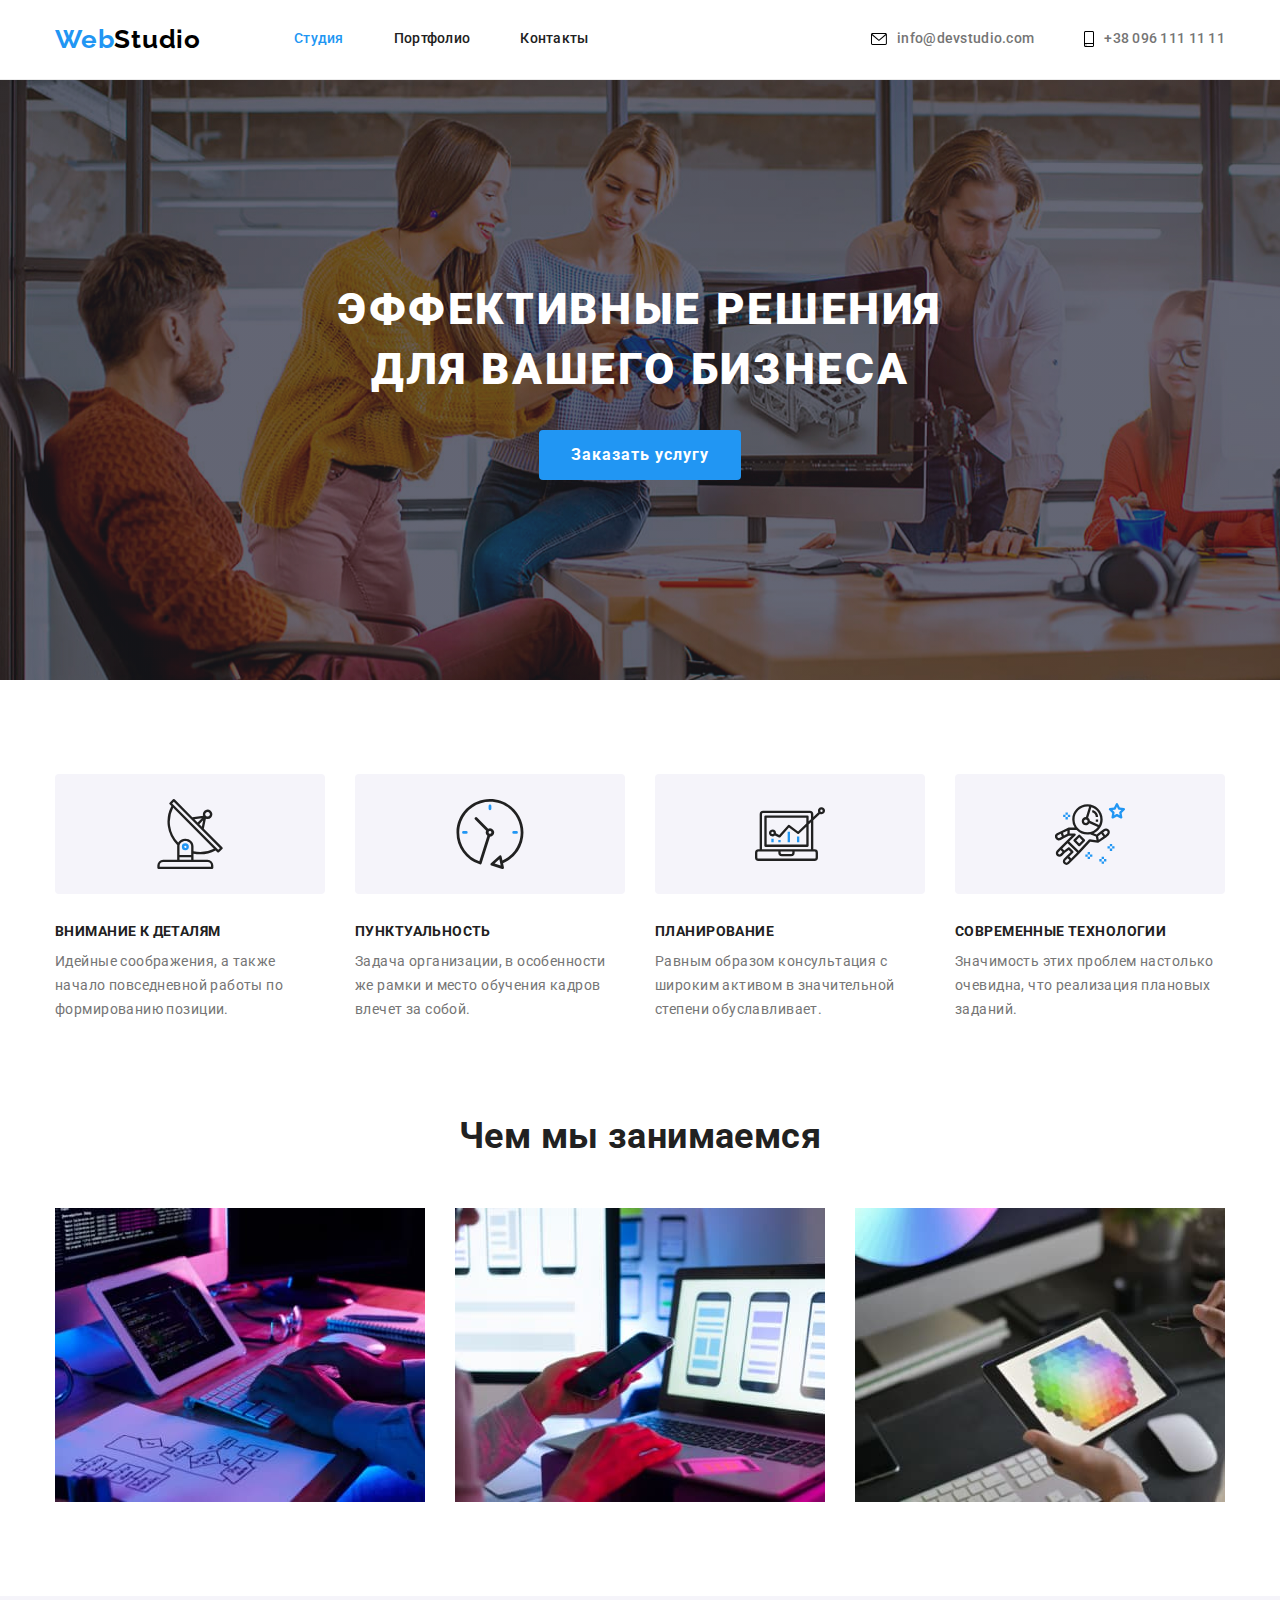
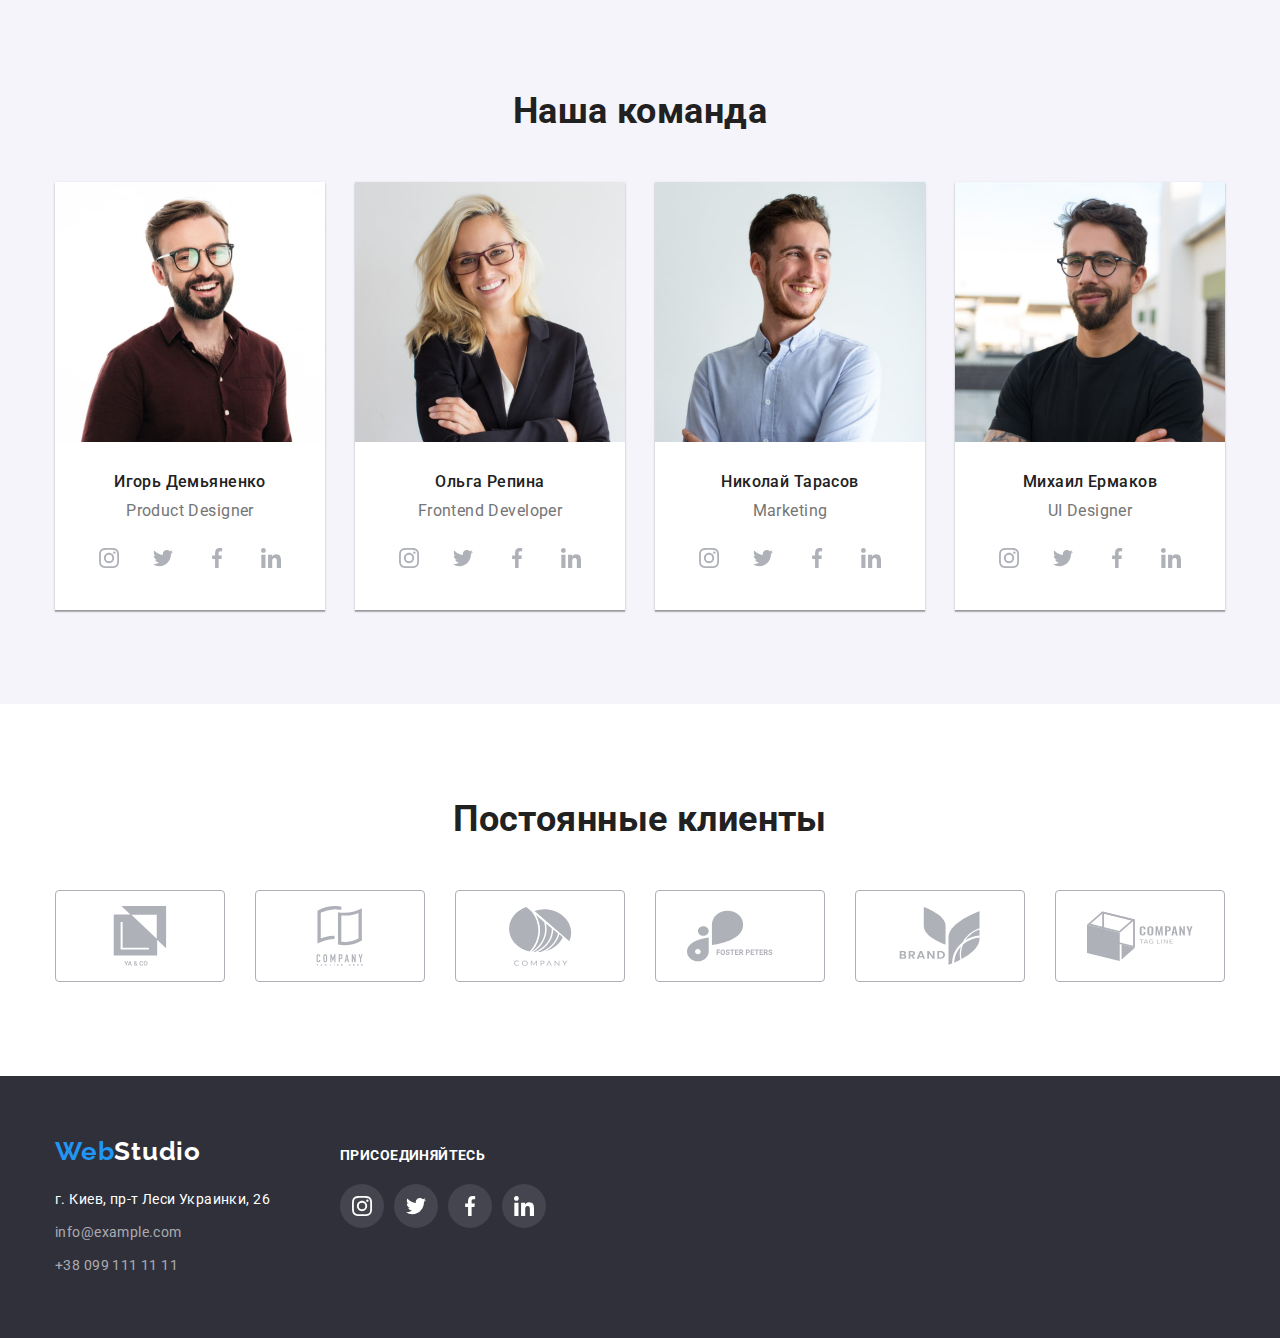
<file: index.html>
<!DOCTYPE html>
<html lang="ru">
  <head>
    <meta charset="UTF-8" />
    <meta http-equiv="X-UA-Compatible" content="IE=edge" />
    <meta name="viewport" content="width=device-width, initial-scale=1.0" />
    <title>Студия</title>

    <!-- ? подключаем шрифты -->
    <link rel="preconnect" href="https://fonts.googleapis.com" />
    <link rel="preconnect" href="https://fonts.gstatic.com" crossorigin />
    <link
      href="https://fonts.googleapis.com/css2?family=Raleway:wght@700&family=Roboto:wght@400;500;700;900&display=swap"
      rel="stylesheet"
    />

    <!-- ?подключаем нормализацию стилей -->
    <link
      rel="stylesheet"
      href="https://cdnjs.cloudflare.com/ajax/libs/modern-normalize/1.1.0/modern-normalize.css"
      integrity="sha512-Y0MM+V6ymRKN2zStTqzQ227DWhhp4Mzdo6gnlRnuaNCbc+YN/ZH0sBCLTM4M0oSy9c9VKiCvd4Jk44aCLrNS5Q=="
      crossorigin="anonymous"
      referrerpolicy="no-referrer"
    />
    <!-- ? подключаем css -->
    <link rel="stylesheet" href="./css/style.css" />
  </head>

  <body class="body">
    <!-- // header -->
    <header class="header">
      <div class="container">
        <nav class="navigation">
          <a href="./index.html" class="logo-link">Web<span class="logo-color">Studio</span></a>

          <ul class="pages-list list">
            <li class="item"><a href="./index.html" class="page-link current">Студия</a></li>
            <li class="item"><a href="./portfolio.html" class="page-link">Портфолио</a></li>
            <li class="item"><a href="" class="page-link">Контакты</a></li>
          </ul>
        </nav>

        <ul class="header-contacts list">
          <li class="item">
            <a href="mailto:info@devstudio.com" class="mail"
              ><svg class="icon-mail">
                <use href="./images/icons.svg#envelope"></use></svg
              >info@devstudio.com</a
            >
          </li>

          <li class="item">
            <a href="tel:+380961111111" class="phone"
              ><svg class="icon-phone">
                <use href="./images/icons.svg#smartphone"></use></svg
              >+38 096 111 11 11</a
            >
          </li>
        </ul>
      </div>
    </header>

    <!-- // main -->
    <main>
      <!-- / Секция "Герой"  -->
      <section class="hero">
        <div class="container">
          <h1 class="title">Эффективные решения для вашего бизнеса</h1>
          <button type="button" class="hero-button">Заказать услугу</button>
        </div>
      </section>
      <!-- / Секция "Преимущества работы с нами."-->
      <section class="features section">
        <div class="container">
          <h2 class="hidden">Преимущества работы с нами.</h2>
          <ul class="features-list list grid">
            <li class="item grid-item">
              <div class="icon-thumb">
                <svg class="features-icon">
                  <use href="./images/icons.svg#antenna"></use></svg>
              </div>
              <h3 class="features-title">Внимание к деталям</h3>
              <p>
                Идейные соображения, а также начало повседневной работы по формированию позиции.
              </p>
            </li>

            <li class="item grid-item">
              <div class="icon-thumb">
                <svg class="features-icon">
                  <use href="./images/icons.svg#clock"></use></svg>
              </div>
              <h3 class="features-title">Пунктуальность</h3>
              <p>
                Задача организации, в особенности же рамки и место обучения кадров влечет за собой.
              </p>
            </li>

            <li class="item grid-item">
              <div class="icon-thumb">
                <svg class="features-icon">
                  <use href="./images/icons.svg#diagram"></use></svg>
              </div>
              <h3 class="features-title">Планирование</h3>
              <p>
                Равным образом консультация с широким активом в значительной степени обуславливает.
              </p>
            </li>

            <li class="item grid-item">
              <div class="icon-thumb">
                <svg class="features-icon">
                  <use href="./images/icons.svg#astronaut"></use></svg>
              </div>
              <h3 class="features-title">Современные технологии</h3>
              <p>Значимость этих проблем настолько очевидна, что реализация плановых заданий.</p>
            </li>
          </ul>
        </div>
      </section>

      <!-- / Секция "Чем мы занимаемся" -->
      <section class="our-description">
        <div class="container">
          <h2 class="description-title">Чем мы занимаемся</h2>
          <ul class="description-list grid list">
            <li class="item grid-item">
              <img
                src="./images/img-index/logic.jpg"
                alt="разрабатываем логику проекта"
                width="370"
              />
            </li>

            <li class="item grid-item">
              <img
                src="./images/img-index/gadget.jpg"
                alt="разрабатываем адаптивный дизайн"
                width="370"
              />
            </li>

            <li class="item grid-item">
              <img
                src="./images/img-index/color.jpg"
                alt="подбираем сочитание цветов к вашей тематики"
                width="370"
              />
            </li>
          </ul>
        </div>
      </section>

      <!-- / Секция "Наша команда"-->
      <section class="team section">
        <div class="container">
          <h2 class="team-title">Наша команда</h2>

          <ul class="team-list list grid">
            <li class="team-member grid-item">
              <img
                src="./images/img-index/igor.jpg"
                alt="Ведущий специалист - Дизайнер"
                width="270"
              />
              <div class="person">
                <h3 class="name">Игорь Демьяненко</h3>
                <p lang="en" class="specialization">Product Designer</p>

                <ul class="social-links list">
                  <li class="item">
                    <a href="" class="social-link">
                      <svg class="icon-social"><use href="./images/icons.svg#instagram"></use></svg>
                    </a>
                  </li>
                  
                  <li class="item">
                    <a href="" class="social-link">
                      <svg class="icon-social"><use href="./images/icons.svg#twitter"></use></svg>
                    </a>
                  </li>
                  <li class="item">
                    <a href="" class="social-link">
                      <svg class="icon-social"><use href="./images/icons.svg#facebook"></use></svg>
                    </a>
                  </li>
                  <li class="item">
                    <a href="" class="social-link">
                      <svg class="icon-social"><use href="./images/icons.svg#linkedin"></use></svg>
                    </a>
                  </li>
                </ul>
              </div>
            </li>

            <li class="team-member grid-item">
              <img
                src="./images/img-index/olha.jpg"
                alt="Ведущий специалист - Разработчик"
                width="270"
              />
              <div class="person">
                <h3 class="name">Ольга Репина</h3>
                <p lang="en" class="specialization">Frontend Developer</p>
                <ul class="social-links list">
                  <li class="item">
                    <a href="" class="social-link">
                      <svg class="icon-social"><use href="./images/icons.svg#instagram"></use></svg>
                    </a>
                  </li>
                  
                  <li class="item">
                    <a href="" class="social-link">
                      <svg class="icon-social"><use href="./images/icons.svg#twitter"></use></svg>
                    </a>
                  </li>
                  <li class="item">
                    <a href="" class="social-link">
                      <svg class="icon-social"><use href="./images/icons.svg#facebook"></use></svg>
                    </a>
                  </li>
                  <li class="item">
                    <a href="" class="social-link">
                      <svg class="icon-social"><use href="./images/icons.svg#linkedin"></use></svg>
                    </a>
                  </li>
                </ul>
              </div>
            </li>

            <li class="team-member grid-item">
              <img
                src="./images/img-index/nikolai.jpg"
                alt="Специалист по маркетингу"
                width="270"
              />
              <div class="person">
                <h3 class="name">Николай Тарасов</h3>
                <p lang="en" class="specialization">Marketing</p>
                <ul class="social-links list">
                  <li class="item">
                    <a href="" class="social-link">
                      <svg class="icon-social"><use href="./images/icons.svg#instagram"></use></svg>
                    </a>
                  </li>
                  
                  <li class="item">
                    <a href="" class="social-link">
                      <svg class="icon-social"><use href="./images/icons.svg#twitter"></use></svg>
                    </a>
                  </li>
                  <li class="item">
                    <a href="" class="social-link">
                      <svg class="icon-social"><use href="./images/icons.svg#facebook"></use></svg>
                    </a>
                  </li>
                  <li class="item">
                    <a href="" class="social-link">
                      <svg class="icon-social"><use href="./images/icons.svg#linkedin"></use></svg>
                    </a>
                  </li>
                </ul>
              </div>
            </li>

            <li class="team-member grid-item">
              <img
                src="./images/img-index/mikhail.jpg"
                alt="Ведущий специалист - Дизайнер"
                width="270"
              />
              <div class="person">
                <h3 class="name">Михаил Ермаков</h3>
                <p lang="en" class="specialization">UI Designer</p>
                <ul class="social-links list">
                  <li class="item">
                    <a href="" class="social-link" target="_blank" rel="noopener noreferrer" aria-label="instagram">
                      <svg class="icon-social"><use href="./images/icons.svg#instagram"></use></svg>
                    </a>
                  </li>
                  
                  <li class="item">
                    <a href="" class="social-link" target="_blank" rel="noopener noreferrer" aria-label="twitter">
                      <svg class="icon-social"><use href="./images/icons.svg#twitter"></use></svg>
                    </a>
                  </li>
                  <li class="item">
                    <a href="" class="social-link" target="_blank" rel="noopener noreferrer" aria-label="facebook">
                      <svg class="icon-social"><use href="./images/icons.svg#facebook"></use></svg>
                    </a>
                  </li>
                  <li class="item">
                    <a href="" class="social-link" target="_blank" rel="noopener noreferrer" aria-label="linkedin">
                      <svg class="icon-social"><use href="./images/icons.svg#linkedin"></use></svg>
                    </a>
                  </li>
                </ul>
              </div>
            </li>
          </ul>
        </div>
      </section>

      <!-- / Секция "Постоянные клиенты"-->
      <section class="customer section">
        <div class="container">
          <h2 class="customer-title">Постоянные клиенты</h2>
<ul class="customer-list list">
  <li class="item">
    <a href="" class="customer-link" target="_blank" rel="noopener noreferrer" aria-label="linkedin">
    <svg class="icon-customer">
      <use href="./images/icons.svg#group1"></use>
    </svg>
  </a>
  </li>
  <li class="item">
    <a href="" class="customer-link" target="_blank" rel="noopener noreferrer" aria-label="linkedin">
      <svg class="icon-customer">
        <use href="./images/icons.svg#group2"></use>
      </svg>
    </a>
  </li>
  <li class="item">
    <a href="" class="customer-link" target="_blank" rel="noopener noreferrer" aria-label="linkedin">
      <svg class="icon-customer">
        <use href="./images/icons.svg#group3"></use>
      </svg>
    </a>
  </li>
  <li class="item">
    <a href="" class="customer-link" target="_blank" rel="noopener noreferrer" aria-label="linkedin">
      <svg class="icon-customer">
        <use href="./images/icons.svg#group4"></use>
      </svg>
    </a>
  </li>
  <li class="item">
    <a href="" class="customer-link" target="_blank" rel="noopener noreferrer" aria-label="linkedin">
      <svg class="icon-customer">
        <use href="./images/icons.svg#group5"></use>
      </svg>
    </a>
  </li>
  <li class="item">
    <a href="" class="customer-link" target="_blank" rel="noopener noreferrer" aria-label="linkedin">
      <svg class="icon-customer">
        <use href="./images/icons.svg#group6"></use>
      </svg>
    </a>
  </li>
</ul>
        </div>
      </section>
    </main>

    <!-- // footer -->
    <footer class="footer">
      <div class="container">
        <div class="section-contacts">
          <a href="./index.html" class="logo-link">Web<span class="logo-color">Studio</span></a>

        <address class="footer-adress">
          <p class="place">г. Киев, пр-т Леси Украинки, 26</p>

          <ul class="footer-contacts list">
            <li class="item">
              <a href="mailto:info@example.com" class="mail">info@example.com</a>
            </li>
            <li class="item"><a href="tel:+380991111111" class="phone">+38 099 111 11 11</a></li>
          </ul>
        </address>
        </div>

        <div class="section-links">
          <h2 class="join-title">Присоединяйтесь</h2>
                 <ul class="social-links list">
                  <li class="item">
                    <a href="" class="social-link" target="_blank" rel="noopener noreferrer" aria-label="instagram">
                      <svg class="icon-social"><use href="./images/icons.svg#instagram"></use></svg>
                    </a>
                  </li>
                  
                  <li class="item">
                    <a href="" class="social-link" target="_blank" rel="noopener noreferrer" aria-label="twitter">
                      <svg class="icon-social"><use href="./images/icons.svg#twitter"></use></svg>
                    </a>
                  </li>
                  <li class="item">
                    <a href="" class="social-link" target="_blank" rel="noopener noreferrer" aria-label="facebook">
                      <svg class="icon-social"><use href="./images/icons.svg#facebook"></use></svg>
                    </a>
                  </li>
                  <li class="item">
                    <a href="" class="social-link" target="_blank" rel="noopener noreferrer" aria-label="linkedin">
                      <svg class="icon-social"><use href="./images/icons.svg#linkedin"></use></svg>
                    </a>
                  </li>
                </ul>
        </div>
      </div>
    </footer>
  </body>
</html>
</file>
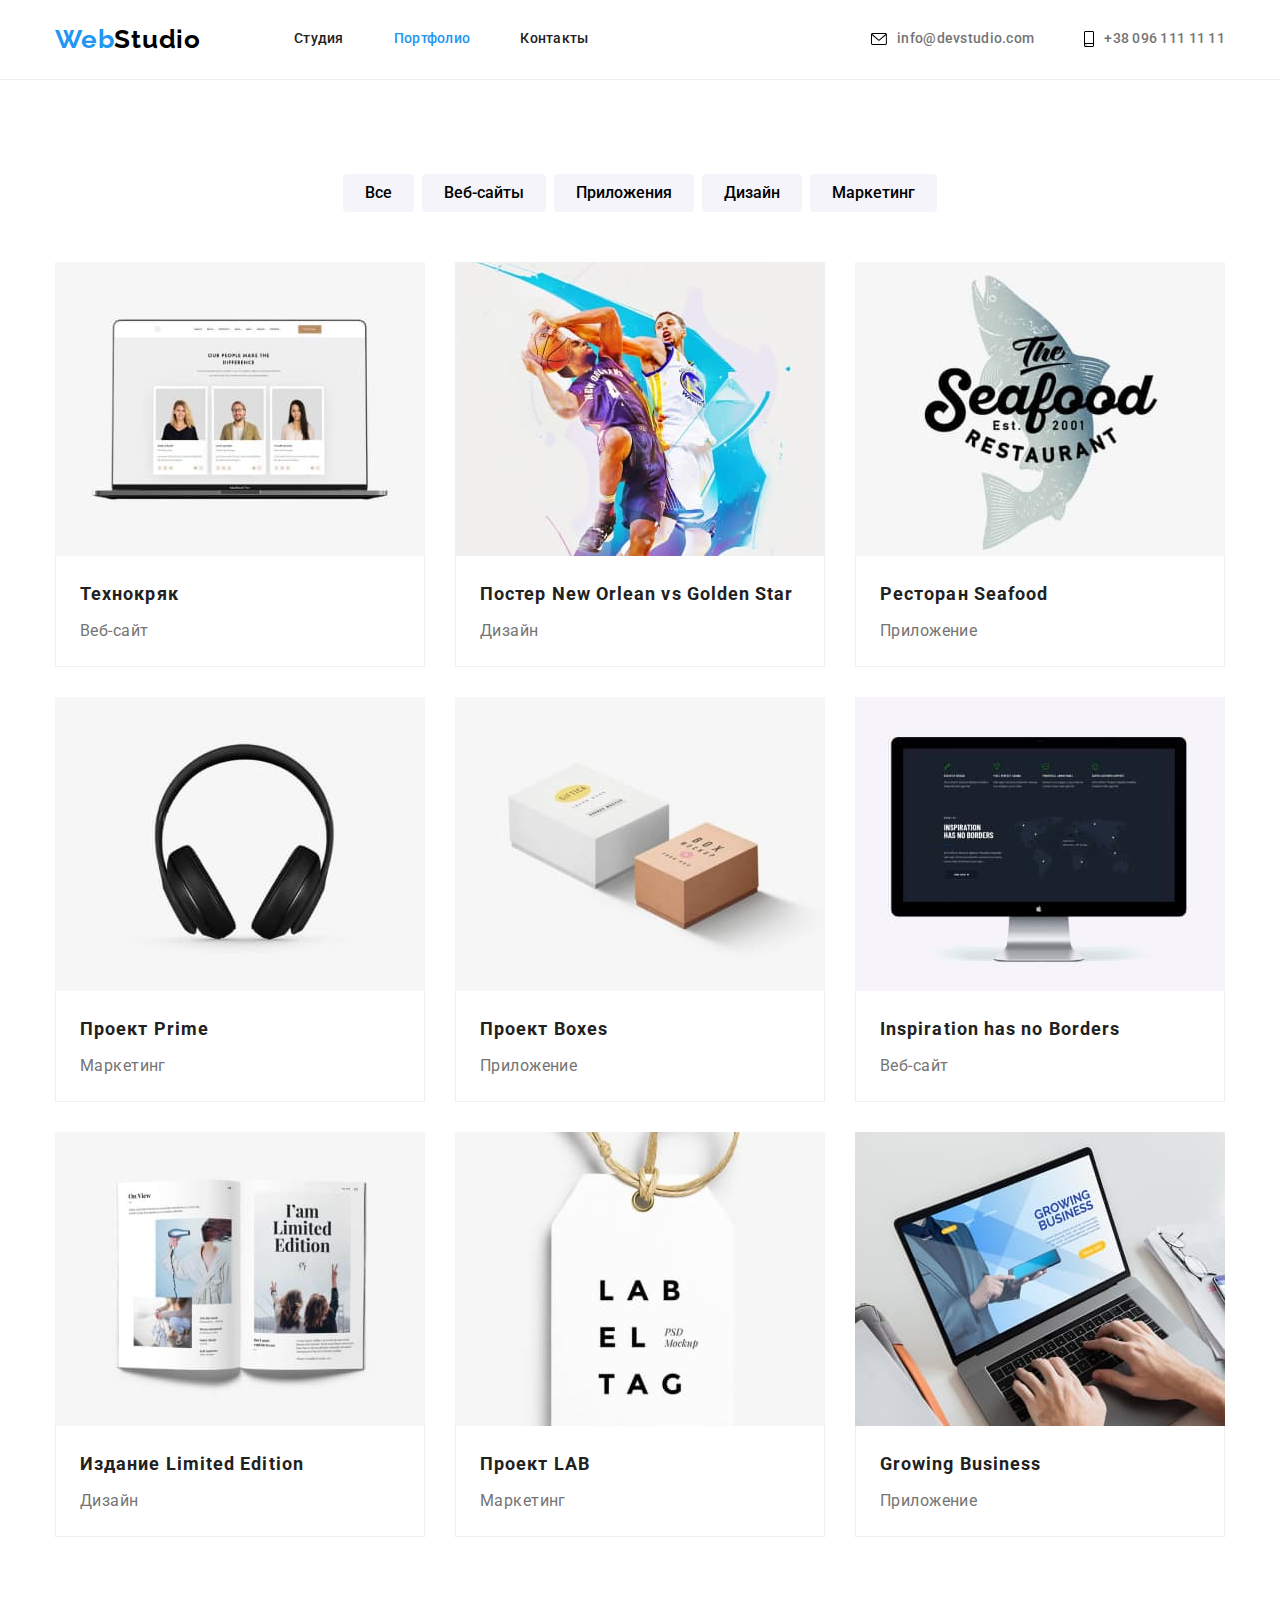
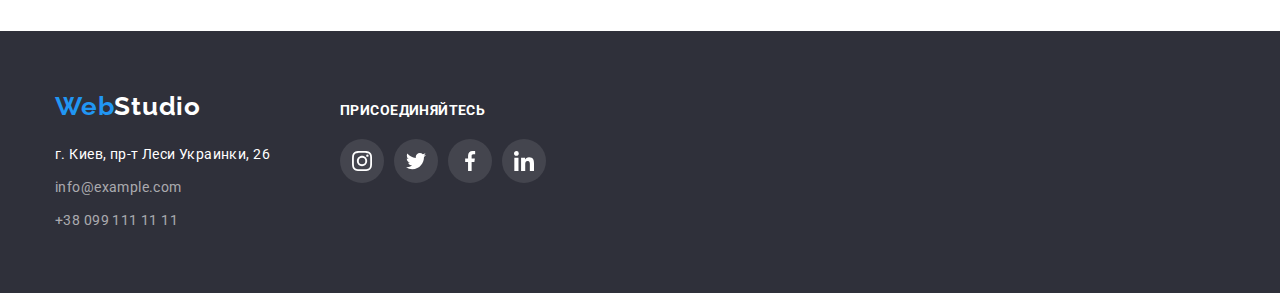
<file: portfolio.html>
<!DOCTYPE html>
<html lang="ru">
  <head>
    <meta charset="UTF-8" />
    <meta http-equiv="X-UA-Compatible" content="IE=edge" />
    <meta name="viewport" content="width=device-width, initial-scale=1.0" />
    <title>Студия</title>
    <!-- ? подключаем шрифты -->
    <link rel="preconnect" href="https://fonts.googleapis.com" />
    <link rel="preconnect" href="https://fonts.gstatic.com" crossorigin />
    <link
      href="https://fonts.googleapis.com/css2?family=Raleway:wght@700&family=Roboto:wght@400;500;700;900&display=swap"
      rel="stylesheet"/>

    <!-- ?подключаем нормализацию стилей -->
    <link
      rel="stylesheet"
      href="https://cdnjs.cloudflare.com/ajax/libs/modern-normalize/1.1.0/modern-normalize.css"
      integrity="sha512-Y0MM+V6ymRKN2zStTqzQ227DWhhp4Mzdo6gnlRnuaNCbc+YN/ZH0sBCLTM4M0oSy9c9VKiCvd4Jk44aCLrNS5Q=="
      crossorigin="anonymous"
      referrerpolicy="no-referrer"/>

    <!-- ? подключаем css -->
    <link rel="stylesheet" href="./css/style.css" />
  </head>

  <body class="body">
    <!-- // header -->
    <header class="header">
      <div class="container">
        <nav class="navigation">
          <a href="./index.html" class="logo-link">Web<span class="logo-color">Studio</span></a>

          <ul class="pages-list list">
            <li class="item"><a href="./index.html" class="page-link">Студия</a></li>
            <li class="item"><a href="./portfolio.html" class="page-link current">Портфолио</a></li>
            <li class="item"><a href="" class="page-link">Контакты</a></li>
          </ul>
        </nav>

        <ul class="header-contacts list">
          <li class="item">
            <a href="mailto:info@devstudio.com" class="mail"
              ><svg class="icon-mail">
                <use href="./images/icons.svg#envelope"></use></svg
              >info@devstudio.com</a
            >
          </li>

          <li class="item">
            <a href="tel:+380961111111" class="phone"
              ><svg class="icon-phone">
                <use href="./images/icons.svg#smartphone"></use></svg
              >+38 096 111 11 11</a
            >
          </li>
        </ul>
      </div>
    </header>

    <!-- // main -->
    <main>
      <!-- / Секция "наши проекты" -->
      <section class="portfolio section">
        <div class="container">
          <h1 class="hidden">Наши проекты</h1>

          <ul class="filter-list list">
            <li class="btn-item">
              <button type="button" class="filter-button ch">Все</button>
            </li>
            <li class="btn-item">
              <button type="button" class="filter-button">Веб-сайты</button>
            </li>
            <li class="btn-item">
              <button type="button" class="filter-button">Приложения</button>
            </li>
            <li class="btn-item">
              <button type="button" class="filter-button">Дизайн</button>
            </li>
            <li class="btn-item">
              <button type="button" class="filter-button">Маркетинг</button>
            </li>
          </ul>

          <ul class="portfolio-list list grid">
            <li class="portfolio-card grid-item">
              <a href="" class="portfolio-link">
                <img
                  src="./images/img-portfolio/tehnocrack.jpg"
                  alt="сотрудники компании Технокряк на мониторе ноутбука"
                  width="370"
                />
                <div class="card-description">
                  <h2 class="title">Технокряк</h2>
                  <p>Веб-сайт</p>
                </div>
              </a>
            </li>

            <li class="portfolio-card grid-item">
              <a href="" class="portfolio-link">
                <img
                  src="./images/img-portfolio/poster.jpg"
                  alt="постер баскетбольного матча команд New Orlean vs Golden Star"
                  width="370"
                />
                <div class="card-description">
                  <h2 class="title">Постер <span lang="en">New Orlean vs Golden Star</span></h2>
                  <p>Дизайн</p>
                </div>
              </a>
            </li>

            <li class="portfolio-card grid-item">
              <a href="" class="portfolio-link">
                <img
                  src="./images/img-portfolio/restaurant.jpg"
                  alt="Логотип ресторана Seafood"
                  width="370"
                />
                <div class="card-description">
                  <h2 class="title">Ресторан <span lang="en">Seafood</span></h2>
                  <p>Приложение</p>
                </div>
              </a>
            </li>

            <li class="portfolio-card grid-item">
              <a href="" class="portfolio-link">
                <img
                  src="./images/img-portfolio/project-prime.jpg"
                  alt="Картинка - наушники"
                  width="370"
                />
                <div class="card-description">
                  <h2 class="title">Проект <span lang="en">Prime</span></h2>
                  <p>Маркетинг</p>
                </div>
              </a>
            </li>

            <li class="portfolio-card grid-item">
              <a href="" class="portfolio-link">
                <img
                  src="./images/img-portfolio/project-boxes.jpg"
                  alt="картинка с коробками"
                  width="370"
                />
                <div class="card-description">
                  <h2 class="title">Проект Boxes</h2>
                  <p>Приложение</p>
                </div>
              </a>
            </li>

            <li class="portfolio-card grid-item">
              <a href="" class="portfolio-link">
                <img
                  src="./images/img-portfolio/inspiration.jpg"
                  alt="картинка монитора с графиком"
                  width="370"
                />
                <div class="card-description">
                  <h2 class="title" lang="en">Inspiration has no Borders</h2>
                  <p>Веб-сайт</p>
                </div>
              </a>
            </li>

            <li class="portfolio-card grid-item">
              <a href="" class="portfolio-link">
                <img
                  src="./images/img-portfolio/limited-edition.jpg"
                  alt="картинка развернутой книги"
                  width="370"
                />
                <div class="card-description">
                  <h2 class="title">Издание <span lang="en">Limited Edition</span></h2>
                  <p>Дизайн</p>
                </div>
              </a>
            </li>

            <li class="portfolio-card grid-item">
              <a href="" class="portfolio-link">
                <img
                  src="./images/img-portfolio/project-lab.jpg"
                  alt="бирка компании Lab"
                  width="370"
                />
                <div class="card-description">
                  <h2 class="title">Проект <span lang="en">LAB</span></h2>
                  <p>Маркетинг</p>
                </div>
              </a>
            </li>

            <li class="portfolio-card grid-item">
              <a href="" class="portfolio-link">
                <img
                  src="./images/img-portfolio/growing-business.jpg"
                  alt="на картинке ноутбук с открытым сайтом"
                  width="370"
                />
                <div class="card-description">
                  <h2 class="title" lang="en">Growing Business</h2>
                  <p>Приложение</p>
                </div>
              </a>
            </li>
          </ul>
        </div>
      </section>
    </main>

    <!-- // footer -->
    <footer class="footer">
      <div class="container">
        <div class="section-contacts">
          <a href="./index.html" class="logo-link">Web<span class="logo-color">Studio</span></a>

        <address class="footer-adress">
          <p class="place">г. Киев, пр-т Леси Украинки, 26</p>

          <ul class="footer-contacts list">
            <li class="item">
              <a href="mailto:info@example.com" class="mail">info@example.com</a>
            </li>
            <li class="item"><a href="tel:+380991111111" class="phone">+38 099 111 11 11</a></li>
          </ul>
        </address>
        </div>

        <div class="section-links">
          <h2 class="join-title">Присоединяйтесь</h2>
                 <ul class="social-links list">
                  <li class="item">
                    <a href="" class="social-link" target="_blank" rel="noopener noreferrer" aria-label="instagram">
                      <svg class="icon-social"><use href="./images/icons.svg#instagram"></use></svg>
                    </a>
                  </li>
                  
                  <li class="item">
                    <a href="" class="social-link" target="_blank" rel="noopener noreferrer" aria-label="twitter">
                      <svg class="icon-social"><use href="./images/icons.svg#twitter"></use></svg>
                    </a>
                  </li>
                  <li class="item">
                    <a href="" class="social-link" target="_blank" rel="noopener noreferrer" aria-label="facebook">
                      <svg class="icon-social"><use href="./images/icons.svg#facebook"></use></svg>
                    </a>
                  </li>
                  <li class="item">
                    <a href="" class="social-link" target="_blank" rel="noopener noreferrer" aria-label="linkedin">
                      <svg class="icon-social"><use href="./images/icons.svg#linkedin"></use></svg>
                    </a>
                  </li>
                </ul>
        </div>
      </div>
    </footer>
  </body>
</html>
</file>
<file: css/style.css>
/* /все основные цвета в проекте */
:root {
  --text-footer-primary: #ffffff;
  --text-footer-secondary: rgba(255, 255, 255, 0.6);

  --text-main-primary: #212121;
  --text-main-secondary: #757575;

  --text-accent-primary: #2196f3;
  --text-accent-secondary: #fff;

  --text-footer-logo: #ffffff;
  --text-header-logo: #000000;

  --background-main: #fff;
  --background-footer: #2f303a;
  --background-hero: #c4c4c4;
  --background-team: #f5f4fa;
  --background-hero-button: #2196f3;
  --background-hover-hero-button: #188ce8;
  --main-hover-color: #2196f3;
  --background-member-card: #fff;

  --border-color: #ececec;

  --svg-color: #afb1b8;

  /* / цвета для страницы портфолио */
  --portfolio-button-background: #f5f4fa;
  --portfolio-card-border: #eeeeee;
  --portfolio-card-background: #fff;

  /* /переменные для создания сетки */
  --indent: 30px;
  --quantity-items: 3;
}
.body {
  font-family: 'Roboto', sans-serif;
  font-size: 14px;
  line-height: 1.71;
  letter-spacing: 0.03em;
  color: var(--text-main-secondary);
  font-family: 'Roboto', 'Segoe UI', Tahoma, Geneva, Verdana, sans-serif;
  background-color: var(--background-main);
}

/* /скрывает заголовки секций */
.hidden {
  position: absolute;
  white-space: nowrap;
  width: 1px;
  height: 1px;
  overflow: hidden;
  border: 0;
  padding: 0;
  clip: rect(0 0 0 0);
  clip-path: inset(50%);
  margin: -1px;
}

/* /сбрасываем стиль списка */
.list {
  list-style: none;
  margin: 0;
  padding: 0;
}

h1,
h2,
h3,
h4,
h5,
h6,
p {
  margin: 0;
}

img {
  display: block;
  max-width: 100%;
}

/* /сбрасываем стиль ссылок */
.header a,
.footer a,
.portfolio a {
  text-decoration: none;
  color: inherit;
}

/* /применяем общие шрифты к всему хедеру */
.header {
  padding-top: 24px;
  padding-bottom: 24px;

  font-weight: 500;
  font-size: 14px;
  line-height: 1.14;
  letter-spacing: 0.02em;
  border-bottom: 1px solid var(--border-color);
}

/* /шрифты для лого применяется сразу к футеру и хедеру */
.header .logo-link,
.footer .logo-link {
  font-family: 'Raleway', sans-serif;
  font-weight: 700;
  font-size: 26px;
  line-height: 1.19;
  letter-spacing: 0.03em;
  text-decoration: none;
  color: var(--text-accent-primary);
}

/* /применение второго цвета к части логотипа в хедере */
.header .logo-color {
  color: var(--text-header-logo);
}

/* /задаем цвет ссылок на список страниц */
.header .page-link {
  color: var(--text-main-primary);
}

/* /цвет ссылок на телефо и почту в хедере */
.header-contacts .mail,
.header-contacts .phone {
  color: var(--text-main-secondary);
}

.header .container,
.header .navigation,
.header .header-contacts {
  display: flex;
  align-items: center;
}

.header .pages-list {
  display: flex;
  margin-left: 93px;
}

.pages-list .item:not(:last-child) {
  margin-right: 50px;
}
.header-contacts {
  margin-left: auto;
}
.header-contacts .item:last-child {
  margin-left: 50px;
}

.header-contacts .item {
  display: flex;
}

.header-contacts .icon-phone {
  margin-right: 10px;
  width: 10px;
  height: 16px;
}

.phone,
.mail {
  display: flex;
  align-items: center;
}
.header-contacts .icon-mail {
  margin-right: 10px;
  width: 16px;
  height: 12px;
}

/* /прописываем наведение для ссылок */
.page-link:hover,
.header-contacts .mail:hover,
.header-contacts .phone:hover,
.footer-contacts .mail:hover,
.footer-contacts .phone:hover {
  color: var(--main-hover-color);
  fill: var(--main-hover-color);
}

.page-link:focus,
.header-contacts .mail:focus,
.header-contacts .phone:focus,
.footer-contacts .mail:focus,
.footer-contacts .phone:focus {
  color: var(--main-hover-color);
  fill: var(--main-hover-color);
}

/* //стили к мейн */
/* /описание секции герой */
.hero {
  padding: 200px 0;
  background-color: var(--background-hero);
  text-align: center;
  background-image: linear-gradient(180deg, #2f303a66 0%, rgba(47, 48, 58, 0.4) 100%),
    url(../images/img-index/hero.jpg);
  background-repeat: no-repeat;
  max-width: 1600px;
  margin-left: auto;
  margin-right: auto;

  /* height: 600px; */
}

.hero .title {
  margin: 0 auto;
  width: 696px;

  color: var(--text-accent-secondary);

  font-weight: 900;
  font-size: 44px;
  line-height: 1.36;
  text-align: center;
  letter-spacing: 0.06em;
  text-transform: uppercase;
}
/* /стили к кнопке в герое */
.hero-button {
  margin-top: 30px;
  padding: 10px 32px;
  border-radius: 4px;
  border: none;

  color: var(--text-accent-secondary);
  background-color: var(--background-hero-button);

  cursor: pointer;
  font-weight: 700;
  font-size: 16px;
  line-height: 1.88;
  letter-spacing: 0.06em;
  font-family: inherit;
}

.hero-button:focus,
.hero-button:hover {
  color: var(--text-accent-secondary);
  background-color: var(--background-hover-hero-button);
}
/* /стили секции наши преимущества */
.features .features-title {
  font-size: inherit;
  line-height: 1.14;
  text-transform: uppercase;
  color: var(--text-main-primary);
}

.features .features-title {
  margin-bottom: 10px;
}

.features .item {
  width: 270px;
}

.features-list {
  --quantity-items: 4;
}

/* /стили к секции чем мы занимаемся */
.our-description .description-title {
  margin-bottom: 50px;

  font-size: 36px;
  line-height: 1.17;
  text-align: center;
  color: var(--text-main-primary);
}

.our-description {
  padding-bottom: 94px;
}

/* /стили для секции наша команда */
.team {
  background-color: var(--background-team);
}
.team .team-member {
  background-color: var(--background-member-card);
  box-shadow: 0px 1px 3px rgba(0, 0, 0, 0.12), 0px 1px 1px rgba(0, 0, 0, 0.14),
    0px 2px 1px rgba(0, 0, 0, 0.2);
}
.team-title {
  margin-bottom: 50px;

  font-size: 36px;
  line-height: 1.17;
  text-align: center;
  color: var(--text-main-primary);
}

.team-member .name {
  color: var(--text-main-primary);

  font-weight: 500;
  font-size: 16px;
  line-height: 1.19;
}

.team-member .specialization {
  margin-top: 10px;
  margin-bottom: 16px;

  font-size: 16px;
  line-height: 1.19;
}

.team-member .person {
  padding-top: 30px;
  padding-bottom: 30px;
  text-align: center;
}

.team-list {
  --quantity-items: 4;
}

/* /Стили наши клиенты */
.customer-title {
  margin-bottom: 50px;
  font-size: 36px;
  line-height: 1.17;
  text-align: center;
  color: var(--text-main-primary);
}
.customer-list {
  display: flex;
  gap: 30px;
}

/* //Стили к футеру */
/* /применение второго цвета к части логотипа в футере */
.footer .logo-color {
  color: var(--text-footer-logo);
}
.footer {
  background-color: var(--background-footer);
  padding: 60px 0;
}

.footer-adress {
  color: var(--text-footer-primary);
  font-style: normal;
}

.footer-contacts .mail,
.footer-contacts .phone {
  color: var(--text-footer-secondary);
}

.footer-adress {
  margin-top: 20px;
}

.footer-contacts {
  margin-top: 9px;
}

.footer-adress .item:last-child {
  margin-top: 9px;
}
.join-title {
  margin-bottom: 20px;
  color: var(--text-accent-secondary);
  font-size: 14px;
  line-height: 1.14;
  text-transform: uppercase;
}

.footer .container {
  display: flex;
  gap: 70px;
  align-items: baseline;
}

/* // стили к странице портфолио */
/* / стили к фильтру с кнопками */
.filter-button {
  padding: 6px 22px;
  font-weight: 500;
  font-size: 16px;
  line-height: 1.62;
  text-align: center;
  background-color: var(--portfolio-button-background);
  cursor: pointer;
  border: none;
  font-family: inherit;
  border-radius: 4px;
}

.filter-button:hover,
.filter-button:focus {
  background-color: var(--main-hover-color);
  color: var(--text-accent-secondary);
  box-shadow: 0px 3px 1px rgba(0, 0, 0, 0.1), 0px 1px 2px rgba(0, 0, 0, 0.08),
    0px 2px 2px rgba(0, 0, 0, 0.12);
}

.portfolio .filter-list {
  margin-bottom: 50px;

  display: flex;
  justify-content: center;
}

.portfolio .btn-item:not(:first-child) {
  margin-left: 8px;
}

.portfolio-card .card-description {
  padding: 20px 24px;
}

/* /секция наши проекты */
.portfolio-list {
  font-size: 16px;
  line-height: 1.88;
}
.portfolio-card .title {
  margin-bottom: 4px;

  font-size: 18px;
  line-height: 2;
  letter-spacing: 0.06em;
  color: var(--text-main-primary);
}

.portfolio-list .card-description {
  padding-top: 20px;
  padding-bottom: 20px;
  border: 1px solid #eeeeee;
  border-top: none;
}
.portfolio-link {
  display: block;
}

.portfolio-link:hover {
  box-shadow: 0px 1px 1px rgba(0, 0, 0, 0.12), 0px 4px 4px rgba(0, 0, 0, 0.06),
    1px 4px 6px rgba(0, 0, 0, 0.16);
}

/* временный стиль текущей страницы */
.body .current {
  color: var(--text-accent-primary);
}

/* //разметка общие стили*/
.section {
  padding: 94px 0;
}

.container {
  width: 1200px;
  padding: 0 15px;
  margin: 0 auto;
}

.grid {
  display: flex;
  flex-wrap: wrap;
  gap: var(--indent);
}

.grid-item {
  flex-basis: calc((100% - var(--indent) * (var(--quantity-items)-1)) / var(--quantity-items));
}
/* // стили к иконкам-логотипам */
.features-icon {
  width: 70px;
  height: 70px;

  display: block;
}
.features .icon-thumb {
  padding: 25px 100px;
  margin-bottom: 30px;
  background-color: #f5f4fa;
  border-radius: 4px;
}

.social-links {
  display: flex;
  gap: 10px;
  align-items: center;
  justify-content: center;
}

.social-link {
  width: 44px;
  height: 44px;
  border-radius: 50%;
  display: flex;
  align-items: center;
  justify-content: center;
}
.icon-social {
  display: block;
  width: 20px;
  height: 20px;
  fill: var(--svg-color);
}

.icon-customer {
  display: block;
  width: 106px;
  height: 60px;
  fill: var(--svg-color);
}

.customer-link {
  width: 170px;
  height: 92px;
  border: 1px solid var(--svg-color);
  border-radius: 4px;
  display: flex;
  align-items: center;
  justify-content: center;
}
.customer-link:hover,
.customer-link:focus {
  border: 1px solid var(--main-hover-color);
}

.customer-link:hover .icon-customer,
.customer-link:focus .icon-customer {
  fill: var(--main-hover-color);
}

.footer .social-link {
  background: rgba(255, 255, 255, 0.1);
}
.footer .icon-social {
  fill: var(--text-accent-secondary);
}

.social-link:hover,
.social-link:focus {
  background-color: var(--main-hover-color);
}

.social-link:hover .icon-social,
.social-link:focus .icon-social {
  fill: var(--text-accent-secondary);
}
</file>
